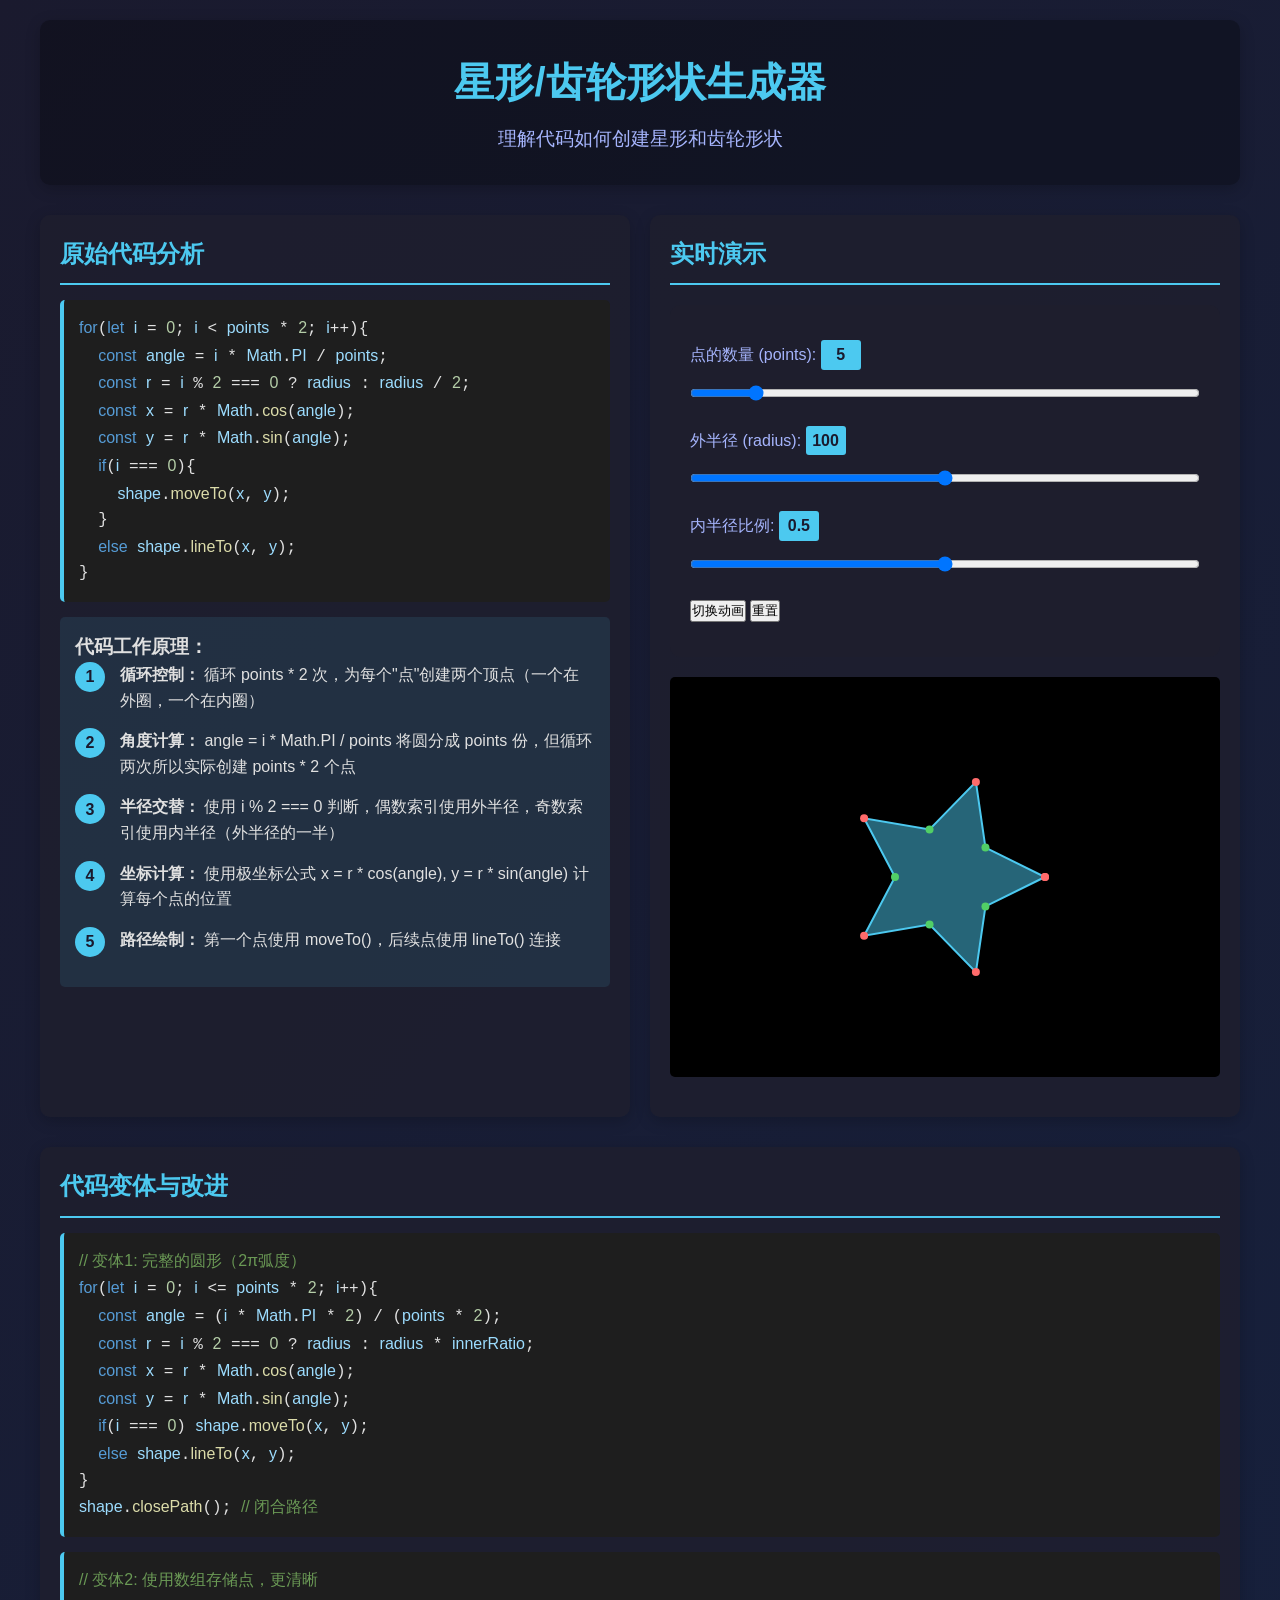
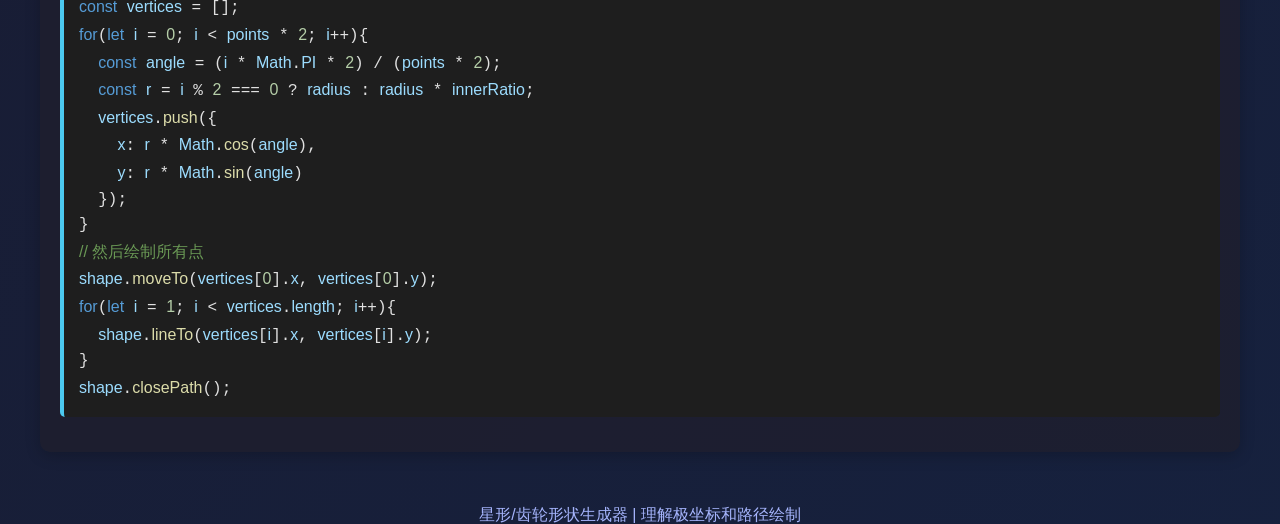
<file: three.js/project1/test.html>
<!DOCTYPE html>
<html lang="zh-CN">
<head>
    <meta charset="UTF-8">
    <meta name="viewport" content="width=device-width, initial-scale=1.0">
    <title>星形/齿轮形状生成器</title>
    <style>
        * {
            margin: 0;
            padding: 0;
            box-sizing: border-box;
            font-family: 'Segoe UI', Tahoma, Geneva, Verdana, sans-serif;
        }
        
        body {
            background: linear-gradient(135deg, #1a1a2e 0%, #16213e 100%);
            color: #e0e0e0;
            min-height: 100vh;
            padding: 20px;
            line-height: 1.6;
        }
        
        .container {
            max-width: 1200px;
            margin: 0 auto;
        }
        
        header {
            text-align: center;
            padding: 30px 0;
            margin-bottom: 30px;
            background: rgba(0, 0, 0, 0.3);
            border-radius: 10px;
            box-shadow: 0 4px 15px rgba(0, 0, 0, 0.2);
        }
        
        h1 {
            color: #4cc9f0;
            font-size: 2.5rem;
            margin-bottom: 10px;
        }
        
        .subtitle {
            color: #a5b4fc;
            font-size: 1.2rem;
        }
        
        .content {
            display: flex;
            gap: 20px;
            flex-wrap: wrap;
            margin-bottom: 30px;
        }
        
        .card {
            flex: 1;
            min-width: 300px;
            background: rgba(30, 30, 46, 0.8);
            border-radius: 10px;
            padding: 20px;
            box-shadow: 0 4px 15px rgba(0, 0, 0, 0.2);
        }
        
        h2 {
            color: #4cc9f0;
            border-bottom: 2px solid #4cc9f0;
            padding-bottom: 10px;
            margin-bottom: 15px;
        }
        
        .code-block {
            background: #1e1e1e;
            border-radius: 5px;
            padding: 15px;
            margin: 15px 0;
            border-left: 4px solid #4cc9f0;
            font-family: 'Consolas', monospace;
            overflow-x: auto;
        }
        
        .comment {
            color: #6a9955;
        }
        
        .keyword {
            color: #569cd6;
        }
        
        .function {
            color: #dcdcaa;
        }
        
        .number {
            color: #b5cea8;
        }
        
        .variable {
            color: #9cdcfe;
        }
        
        .controls {
            background: rgba(30, 30, 46, 0.8);
            border-radius: 10px;
            padding: 20px;
            margin: 20px 0;
        }
        
        .control-group {
            margin: 15px 0;
        }
        
        label {
            display: block;
            margin-bottom: 5px;
            color: #a5b4fc;
        }
        
        input[type="range"] {
            width: 100%;
            margin: 10px 0;
        }
        
        .value-display {
            display: inline-block;
            width: 40px;
            text-align: center;
            background: #4cc9f0;
            color: #1a1a2e;
            padding: 2px 5px;
            border-radius: 3px;
            font-weight: bold;
        }
        
        .canvas-container {
            width: 100%;
            height: 400px;
            background: #000;
            border-radius: 5px;
            margin: 20px 0;
            display: flex;
            align-items: center;
            justify-content: center;
        }
        
        canvas {
            max-width: 100%;
            max-height: 100%;
        }
        
        .explanation {
            background: rgba(76, 201, 240, 0.1);
            border-radius: 5px;
            padding: 15px;
            margin: 15px 0;
        }
        
        .step {
            display: flex;
            margin-bottom: 15px;
            align-items: flex-start;
        }
        
        .step-number {
            background: #4cc9f0;
            color: #1a1a2e;
            width: 30px;
            height: 30px;
            border-radius: 50%;
            display: flex;
            align-items: center;
            justify-content: center;
            font-weight: bold;
            margin-right: 15px;
            flex-shrink: 0;
        }
        
        footer {
            text-align: center;
            padding: 20px;
            color: #a5b4fc;
            margin-top: 30px;
        }
    </style>
</head>
<body>
    <div class="container">
        <header>
            <h1>星形/齿轮形状生成器</h1>
            <p class="subtitle">理解代码如何创建星形和齿轮形状</p>
        </header>
        
        <div class="content">
            <div class="card">
                <h2>原始代码分析</h2>
                <div class="code-block">
                    <span class="keyword">for</span>(<span class="keyword">let</span> <span class="variable">i</span> = <span class="number">0</span>; <span class="variable">i</span> &lt; <span class="variable">points</span> * <span class="number">2</span>; <span class="variable">i</span>++){<br>
                    &nbsp;&nbsp;<span class="keyword">const</span> <span class="variable">angle</span> = <span class="variable">i</span> * <span class="variable">Math</span>.<span class="variable">PI</span> / <span class="variable">points</span>;<br>
                    &nbsp;&nbsp;<span class="keyword">const</span> <span class="variable">r</span> = <span class="variable">i</span> % <span class="number">2</span> === <span class="number">0</span> ? <span class="variable">radius</span> : <span class="variable">radius</span> / <span class="number">2</span>;<br>
                    &nbsp;&nbsp;<span class="keyword">const</span> <span class="variable">x</span> = <span class="variable">r</span> * <span class="variable">Math</span>.<span class="function">cos</span>(<span class="variable">angle</span>);<br>
                    &nbsp;&nbsp;<span class="keyword">const</span> <span class="variable">y</span> = <span class="variable">r</span> * <span class="variable">Math</span>.<span class="function">sin</span>(<span class="variable">angle</span>);<br>
                    &nbsp;&nbsp;<span class="keyword">if</span>(<span class="variable">i</span> === <span class="number">0</span>){<br>
                    &nbsp;&nbsp;&nbsp;&nbsp;<span class="variable">shape</span>.<span class="function">moveTo</span>(<span class="variable">x</span>, <span class="variable">y</span>);<br>
                    &nbsp;&nbsp;}<br>
                    &nbsp;&nbsp;<span class="keyword">else</span> <span class="variable">shape</span>.<span class="function">lineTo</span>(<span class="variable">x</span>, <span class="variable">y</span>);<br>
                    }
                </div>
                
                <div class="explanation">
                    <h3>代码工作原理：</h3>
                    
                    <div class="step">
                        <div class="step-number">1</div>
                        <div class="step-content">
                            <strong>循环控制：</strong> 循环 <code>points * 2</code> 次，为每个"点"创建两个顶点（一个在外圈，一个在内圈）
                        </div>
                    </div>
                    
                    <div class="step">
                        <div class="step-number">2</div>
                        <div class="step-content">
                            <strong>角度计算：</strong> <code>angle = i * Math.PI / points</code> 将圆分成 <code>points</code> 份，但循环两次所以实际创建 <code>points * 2</code> 个点
                        </div>
                    </div>
                    
                    <div class="step">
                        <div class="step-number">3</div>
                        <div class="step-content">
                            <strong>半径交替：</strong> 使用 <code>i % 2 === 0</code> 判断，偶数索引使用外半径，奇数索引使用内半径（外半径的一半）
                        </div>
                    </div>
                    
                    <div class="step">
                        <div class="step-number">4</div>
                        <div class="step-content">
                            <strong>坐标计算：</strong> 使用极坐标公式 <code>x = r * cos(angle)</code>, <code>y = r * sin(angle)</code> 计算每个点的位置
                        </div>
                    </div>
                    
                    <div class="step">
                        <div class="step-number">5</div>
                        <div class="step-content">
                            <strong>路径绘制：</strong> 第一个点使用 <code>moveTo()</code>，后续点使用 <code>lineTo()</code> 连接
                        </div>
                    </div>
                </div>
            </div>
            
            <div class="card">
                <h2>实时演示</h2>
                
                <div class="controls">
                    <div class="control-group">
                        <label for="points">点的数量 (points): <span id="pointsValue" class="value-display">5</span></label>
                        <input type="range" id="points" min="3" max="20" value="5">
                    </div>
                    
                    <div class="control-group">
                        <label for="radius">外半径 (radius): <span id="radiusValue" class="value-display">100</span></label>
                        <input type="range" id="radius" min="50" max="150" value="100">
                    </div>
                    
                    <div class="control-group">
                        <label for="innerRatio">内半径比例: <span id="innerRatioValue" class="value-display">0.5</span></label>
                        <input type="range" id="innerRatio" min="0.1" max="0.9" step="0.1" value="0.5">
                    </div>
                    
                    <div class="control-group">
                        <button id="animateBtn">切换动画</button>
                        <button id="resetBtn">重置</button>
                    </div>
                </div>
                
                <div class="canvas-container">
                    <canvas id="shapeCanvas" width="400" height="400"></canvas>
                </div>
            </div>
        </div>
        
        <div class="card">
            <h2>代码变体与改进</h2>
            
            <div class="code-block">
                <span class="comment">// 变体1: 完整的圆形（2π弧度）</span><br>
                <span class="keyword">for</span>(<span class="keyword">let</span> <span class="variable">i</span> = <span class="number">0</span>; <span class="variable">i</span> &lt;= <span class="variable">points</span> * <span class="number">2</span>; <span class="variable">i</span>++){<br>
                &nbsp;&nbsp;<span class="keyword">const</span> <span class="variable">angle</span> = (<span class="variable">i</span> * <span class="variable">Math</span>.<span class="variable">PI</span> * <span class="number">2</span>) / (<span class="variable">points</span> * <span class="number">2</span>);<br>
                &nbsp;&nbsp;<span class="keyword">const</span> <span class="variable">r</span> = <span class="variable">i</span> % <span class="number">2</span> === <span class="number">0</span> ? <span class="variable">radius</span> : <span class="variable">radius</span> * <span class="variable">innerRatio</span>;<br>
                &nbsp;&nbsp;<span class="keyword">const</span> <span class="variable">x</span> = <span class="variable">r</span> * <span class="variable">Math</span>.<span class="function">cos</span>(<span class="variable">angle</span>);<br>
                &nbsp;&nbsp;<span class="keyword">const</span> <span class="variable">y</span> = <span class="variable">r</span> * <span class="variable">Math</span>.<span class="function">sin</span>(<span class="variable">angle</span>);<br>
                &nbsp;&nbsp;<span class="keyword">if</span>(<span class="variable">i</span> === <span class="number">0</span>) <span class="variable">shape</span>.<span class="function">moveTo</span>(<span class="variable">x</span>, <span class="variable">y</span>);<br>
                &nbsp;&nbsp;<span class="keyword">else</span> <span class="variable">shape</span>.<span class="function">lineTo</span>(<span class="variable">x</span>, <span class="variable">y</span>);<br>
                }<br>
                <span class="variable">shape</span>.<span class="function">closePath</span>(); <span class="comment">// 闭合路径</span>
            </div>
            
            <div class="code-block">
                <span class="comment">// 变体2: 使用数组存储点，更清晰</span><br>
                <span class="keyword">const</span> <span class="variable">vertices</span> = [];<br>
                <span class="keyword">for</span>(<span class="keyword">let</span> <span class="variable">i</span> = <span class="number">0</span>; <span class="variable">i</span> &lt; <span class="variable">points</span> * <span class="number">2</span>; <span class="variable">i</span>++){<br>
                &nbsp;&nbsp;<span class="keyword">const</span> <span class="variable">angle</span> = (<span class="variable">i</span> * <span class="variable">Math</span>.<span class="variable">PI</span> * <span class="number">2</span>) / (<span class="variable">points</span> * <span class="number">2</span>);<br>
                &nbsp;&nbsp;<span class="keyword">const</span> <span class="variable">r</span> = <span class="variable">i</span> % <span class="number">2</span> === <span class="number">0</span> ? <span class="variable">radius</span> : <span class="variable">radius</span> * <span class="variable">innerRatio</span>;<br>
                &nbsp;&nbsp;<span class="variable">vertices</span>.<span class="function">push</span>({<br>
                &nbsp;&nbsp;&nbsp;&nbsp;<span class="variable">x</span>: <span class="variable">r</span> * <span class="variable">Math</span>.<span class="function">cos</span>(<span class="variable">angle</span>),<br>
                &nbsp;&nbsp;&nbsp;&nbsp;<span class="variable">y</span>: <span class="variable">r</span> * <span class="variable">Math</span>.<span class="function">sin</span>(<span class="variable">angle</span>)<br>
                &nbsp;&nbsp;});<br>
                }<br>
                <span class="comment">// 然后绘制所有点</span><br>
                <span class="variable">shape</span>.<span class="function">moveTo</span>(<span class="variable">vertices</span>[<span class="number">0</span>].<span class="variable">x</span>, <span class="variable">vertices</span>[<span class="number">0</span>].<span class="variable">y</span>);<br>
                <span class="keyword">for</span>(<span class="keyword">let</span> <span class="variable">i</span> = <span class="number">1</span>; <span class="variable">i</span> &lt; <span class="variable">vertices</span>.<span class="variable">length</span>; <span class="variable">i</span>++){<br>
                &nbsp;&nbsp;<span class="variable">shape</span>.<span class="function">lineTo</span>(<span class="variable">vertices</span>[<span class="variable">i</span>].<span class="variable">x</span>, <span class="variable">vertices</span>[<span class="variable">i</span>].<span class="variable">y</span>);<br>
                }<br>
                <span class="variable">shape</span>.<span class="function">closePath</span>();
            </div>
        </div>
        
        <footer>
            <p>星形/齿轮形状生成器 | 理解极坐标和路径绘制</p>
        </footer>
    </div>

    <script>
        // 获取DOM元素
        const canvas = document.getElementById('shapeCanvas');
        const ctx = canvas.getContext('2d');
        const pointsInput = document.getElementById('points');
        const radiusInput = document.getElementById('radius');
        const innerRatioInput = document.getElementById('innerRatio');
        const pointsValue = document.getElementById('pointsValue');
        const radiusValue = document.getElementById('radiusValue');
        const innerRatioValue = document.getElementById('innerRatioValue');
        const animateBtn = document.getElementById('animateBtn');
        const resetBtn = document.getElementById('resetBtn');
        
        // 初始参数
        let points = parseInt(pointsInput.value);
        let radius = parseInt(radiusInput.value);
        let innerRatio = parseFloat(innerRatioInput.value);
        let animationId = null;
        let rotation = 0;
        
        // 更新显示的值
        function updateDisplays() {
            pointsValue.textContent = points;
            radiusValue.textContent = radius;
            innerRatioValue.textContent = innerRatio.toFixed(1);
        }
        
        // 绘制形状
        function drawShape() {
            // 清除画布
            ctx.clearRect(0, 0, canvas.width, canvas.height);
            
            // 设置中心点
            const centerX = canvas.width / 2;
            const centerY = canvas.height / 2;
            
            // 开始绘制路径
            ctx.beginPath();
            
            // 原始代码逻辑（稍作修改以支持完整圆形和动画）
            for(let i = 0; i <= points * 2; i++){
                const angle = (i * Math.PI * 2) / (points * 2) + rotation;
                const r = i % 2 === 0 ? radius : radius * innerRatio;
                const x = centerX + r * Math.cos(angle);
                const y = centerY + r * Math.sin(angle);
                
                if(i === 0){
                    ctx.moveTo(x, y);
                } else {
                    ctx.lineTo(x, y);
                }
            }
            
            ctx.closePath();
            
            // 设置样式并绘制
            ctx.fillStyle = 'rgba(76, 201, 240, 0.5)';
            ctx.strokeStyle = '#4cc9f0';
            ctx.lineWidth = 2;
            ctx.fill();
            ctx.stroke();
            
            // 绘制顶点
            for(let i = 0; i <= points * 2; i++){
                const angle = (i * Math.PI * 2) / (points * 2) + rotation;
                const r = i % 2 === 0 ? radius : radius * innerRatio;
                const x = centerX + r * Math.cos(angle);
                const y = centerY + r * Math.sin(angle);
                
                ctx.beginPath();
                ctx.arc(x, y, 4, 0, Math.PI * 2);
                ctx.fillStyle = i % 2 === 0 ? '#ff6b6b' : '#51cf66';
                ctx.fill();
            }
        }
        
        // 动画函数
        function animate() {
            rotation += 0.01;
            drawShape();
            animationId = requestAnimationFrame(animate);
        }
        
        // 事件监听
        pointsInput.addEventListener('input', function() {
            points = parseInt(this.value);
            updateDisplays();
            drawShape();
        });
        
        radiusInput.addEventListener('input', function() {
            radius = parseInt(this.value);
            updateDisplays();
            drawShape();
        });
        
        innerRatioInput.addEventListener('input', function() {
            innerRatio = parseFloat(this.value);
            updateDisplays();
            drawShape();
        });
        
        animateBtn.addEventListener('click', function() {
            if (animationId) {
                cancelAnimationFrame(animationId);
                animationId = null;
                this.textContent = '开始动画';
            } else {
                animate();
                this.textContent = '停止动画';
            }
        });
        
        resetBtn.addEventListener('click', function() {
            pointsInput.value = 5;
            radiusInput.value = 100;
            innerRatioInput.value = 0.5;
            points = 5;
            radius = 100;
            innerRatio = 0.5;
            rotation = 0;
            updateDisplays();
            drawShape();
            
            if (animationId) {
                cancelAnimationFrame(animationId);
                animationId = null;
                animateBtn.textContent = '开始动画';
            }
        });
        
        // 初始绘制
        updateDisplays();
        drawShape();
        
        // 响应窗口大小变化
        window.addEventListener('resize', function() {
            canvas.width = canvas.parentElement.clientWidth;
            canvas.height = canvas.parentElement.clientHeight;
            drawShape();
        });
        
        // 初始调整画布大小
        canvas.width = canvas.parentElement.clientWidth;
        canvas.height = canvas.parentElement.clientHeight;
    </script>
</body>
</html>
</file>
